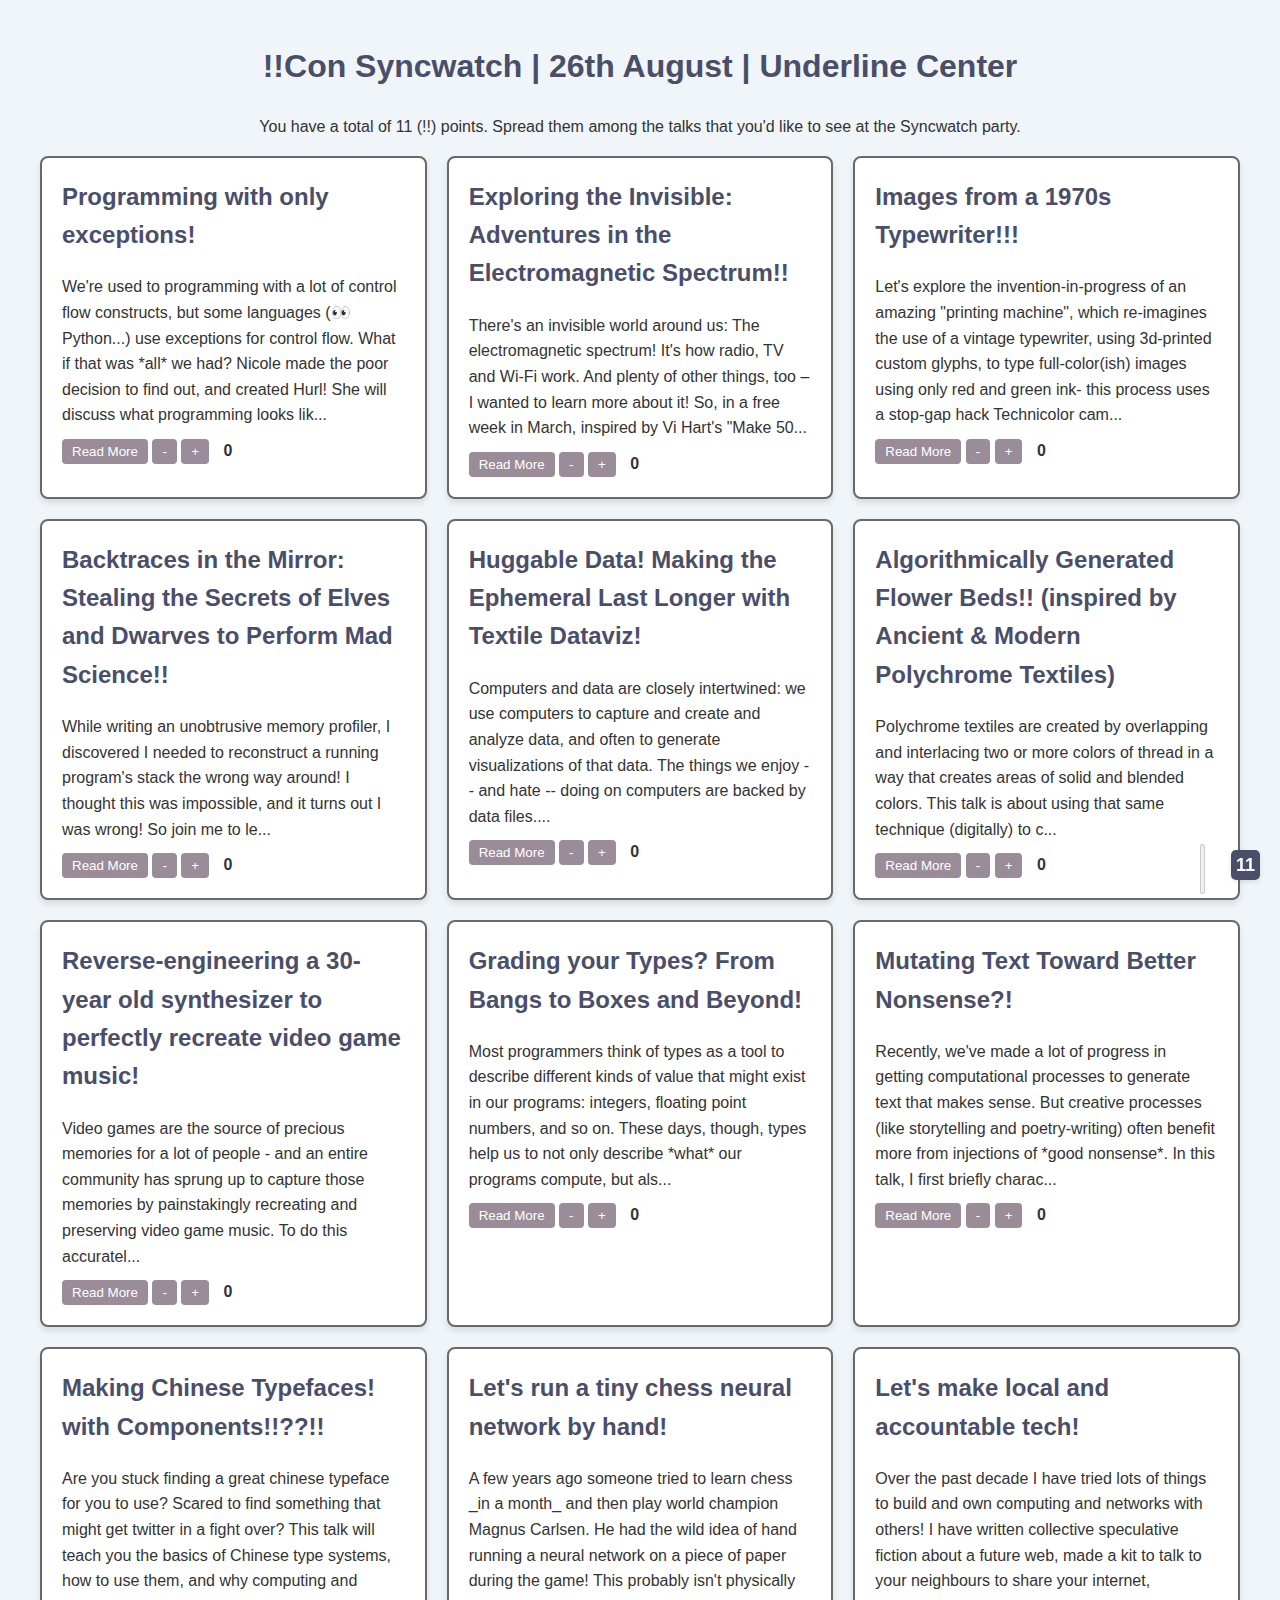
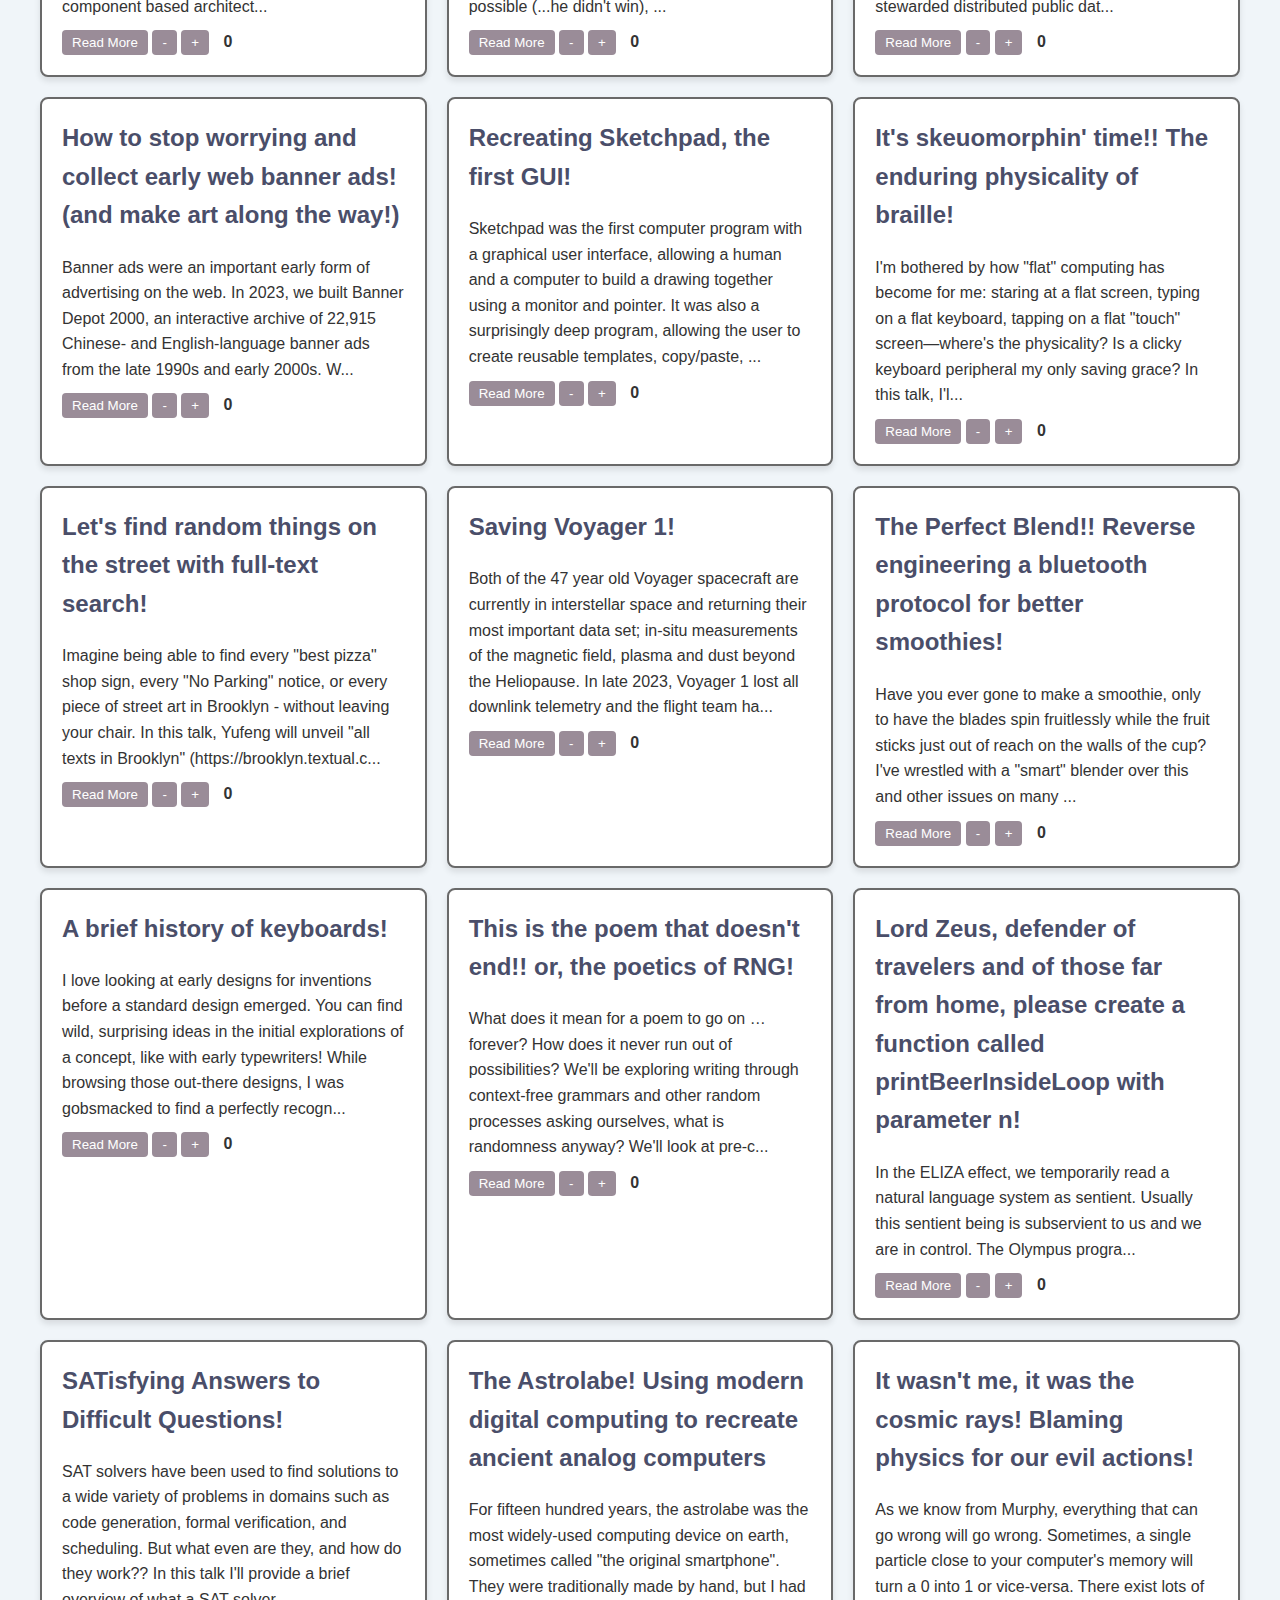
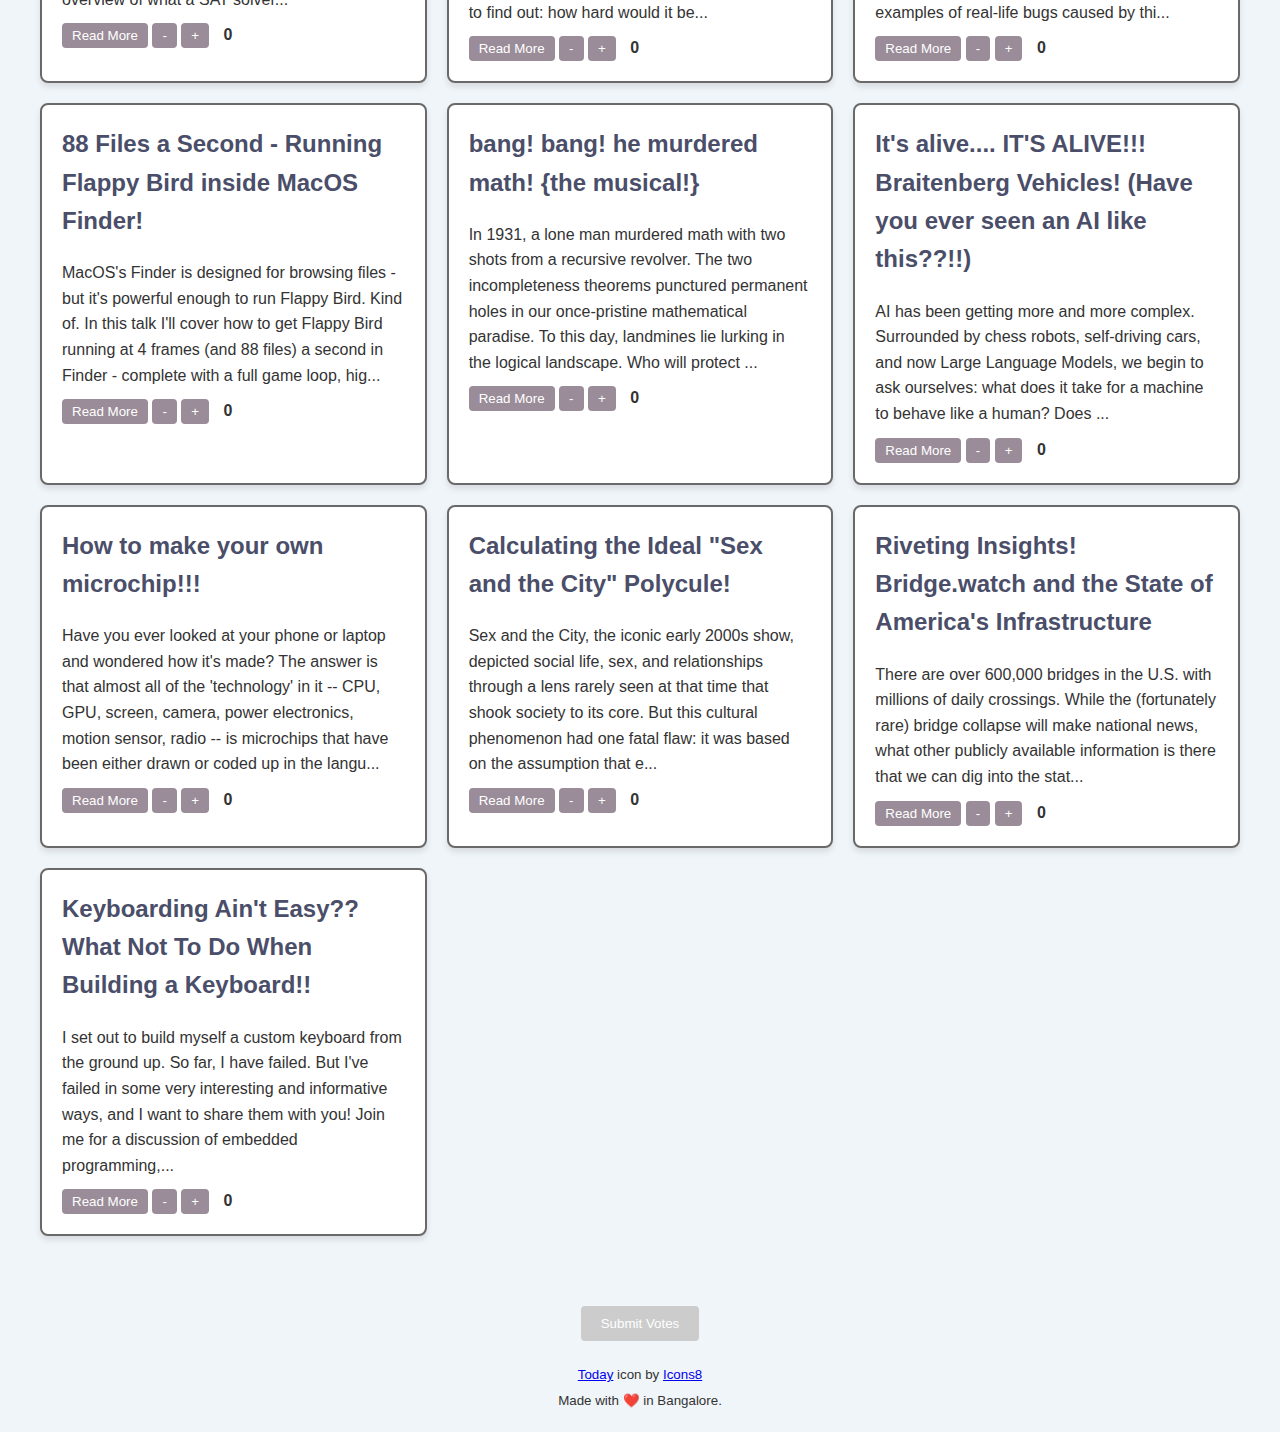
<file: index.html>
<!DOCTYPE html>
<html lang="en">
<head>
    <meta charset="UTF-8">
    <meta name="viewport" content="width=device-width, initial-scale=1.0">
    <title>!!Con Syncwatch</title>
    <link rel="stylesheet" type="text/css" href="style.css">
    <link type="image/png" sizes="96x96" rel="icon" href="favicon.png">
    <link rel="icon" type="image/png" sizes="96x96" href="favicon.png">
    <link rel="apple-touch-icon" type="image/png" sizes="76x76" href="favicon.png">
    <meta name="msapplication-square70x70logo" content="favicon.png">
    <meta name="msapplication-TileColor" content="#C0FFEE">
    <meta name="application-name" content="!!Con Syncwatch Party Votes">
</head>
<body>
    <header>
    <h1>!!Con Syncwatch | 26th August | Underline Center</h1>

    <p>
        You have a total of 11 (!!) points. Spread them among the talks that you'd like to see at the Syncwatch party.
    </p>
    </header>
    
    <div id="cards-container" class="cards-container"></div>

    
    <form
      name="submit" 
      action="success.html"
      method="POST"
      data-netlify="true"
    >

        <button id="submit-btn" disabled>Submit Votes</button>
        <input type="hidden" name="data" id="submit-data" />
    </form>

    

    <div id="modal" class="modal">
        <div class="modal-content">
            <span class="close">&times;</span>
            <p id="modal-description"></p>
        </div>
    </div>

    <div id="x-container">
        <meter id="scroll-meter" min="0" max="100" value="0"></meter>
        <span id="points-left">11</span>
    </div>

    <script src=/script.js></script>

    <footer>
        <small>
            <a target="_blank" href="https://icons8.com/icon/113573/today">Today</a> icon by <a target="_blank" href="https://icons8.com">Icons8</a>
            <br>
            Made with ❤️ in Bangalore.
        </small>
    </footer>
</body>
</html>
</file>
<file: style.css>
body {
    font-family: Arial, sans-serif;
    background-color: #f0f5f9;
    color: #333;
    line-height: 1.6;
    padding: 20px;
    max-width: 1200px;
    margin: 0 auto;
}

header {
    text-align: center;
}

h1 {
    
    color: #4a4e69;
}

.cards-container {
    display: grid;
    grid-template-columns: repeat(auto-fill, minmax(300px, 1fr));
    gap: 20px;
}
.card {
    background-color: #fff;
    border-radius: 8px;
    padding: 20px;
    box-shadow: 0 4px 6px rgba(0, 0, 0, 0.1);
}
.card h2 {
    margin-top: 0;
    color: #4a4e69;
}
.card p {
    margin-bottom: 10px;
}
.card button {
    background-color: #9a8c98;
    color: white;
    border: none;
    padding: 5px 10px;
    border-radius: 4px;
    cursor: pointer;
}
.card button:hover {
    background-color: #4a4e69;
}
.points {
    font-weight: bold;
    margin-left: 10px;
}
#submit-btn {
    display: block;
    margin: 20px auto;
    background-color: #4a4e69;
    color: white;
    border: none;
    padding: 10px 20px;
    border-radius: 4px;
    cursor: pointer;
}
#submit-btn:disabled {
    background-color: #ccc;
    cursor: not-allowed;
}
.modal {
    display: none;
    position: fixed;
    z-index: 1;
    left: 0;
    top: 0;
    width: vw;
    height: 100%;
    overflow: auto;
    background-color: rgba(0,0,0,0.4);
}
.modal-content {
    background-color: #fefefe;
    margin: 15% auto;
    padding: 20px;
    border: 1px solid #888;
    width: 80%;
    max-width: 600px;
    border-radius: 8px;
}
.close {
    color: #aaa;
    float: right;
    font-size: 28px;
    font-weight: bold;
    cursor: pointer;
}
.close:hover,
.close:focus {
    color: black;
    text-decoration: none;
    cursor: pointer;
}

footer {
    text-align: center;
    margin:0 auto;
    width: 400px;
}

.add-to-calendar::part(atcb-button-wrapper), .calendar-wrapper {
    margin: 50px auto 0 auto;
    width: 200px;
}

#x-container {
    position: fixed;
    bottom: 20px;
    right: 20px;
    align-items: center;
}

#scroll-meter {
    width: 50px;
    height: 10px;
    transform: rotate(-90deg);
}

#scroll-count {
    margin-top: 5px;
    font-size: 12px;
}

#points-left {
    background-color: #4a4e69;
    color: white;
    width: 40px;
    height: 40px;
    justify-content: center;
    padding: 5px;
    align-items: center;
    font-size: 18px;
    font-weight: bold;
    border-radius: 5px;
    box-shadow: 0 2px 5px rgba(0, 0, 0, 0.1);
}

.card.voted {
    border: 2px solid #f1c40f;
    box-shadow: 0 4px 6px rgba(154, 140, 152, 0.3);
}

.card {
    border: 2px solid dimgrey;
}
.card.voted h2 {
    color: #8e44ad;
}
form {
    align-content: center;
    text-align: center;
    margin: 50px auto 0px auto;
}


body, html { overflow-x:hidden; }
</file>
